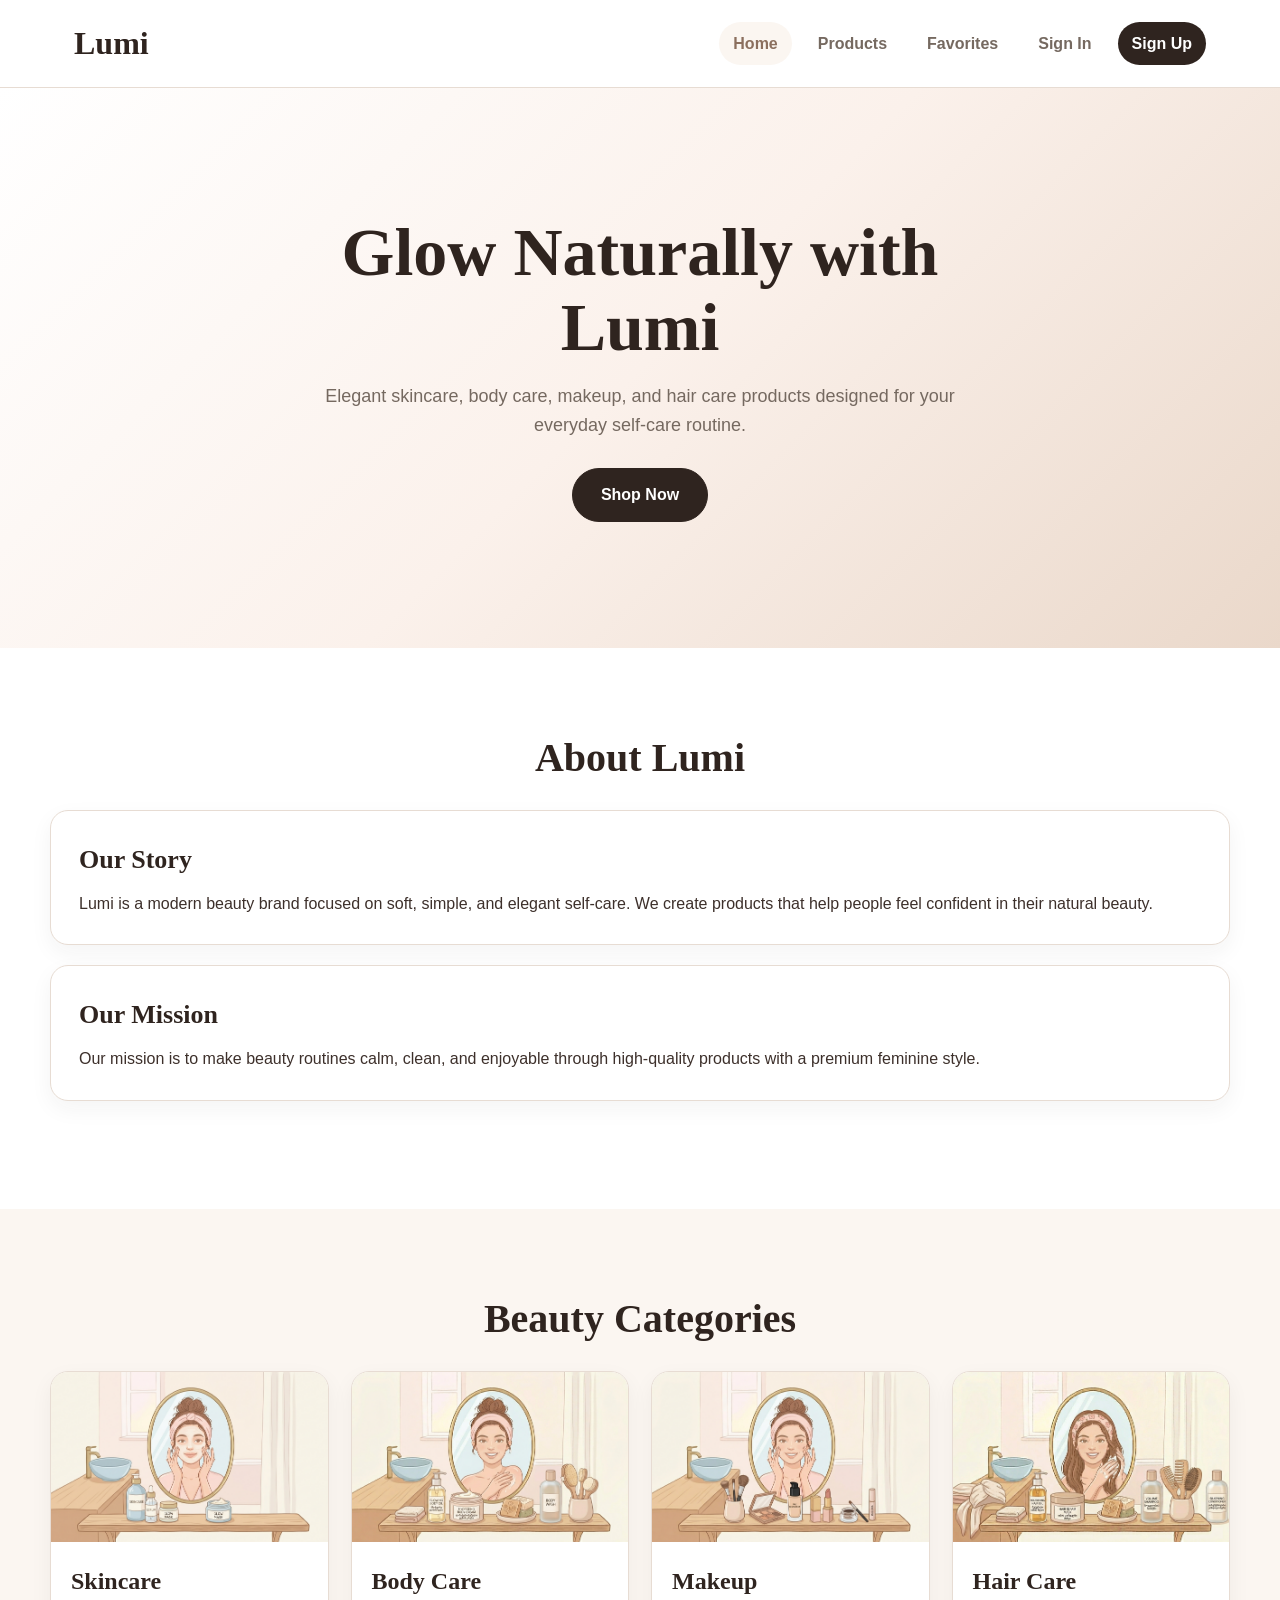
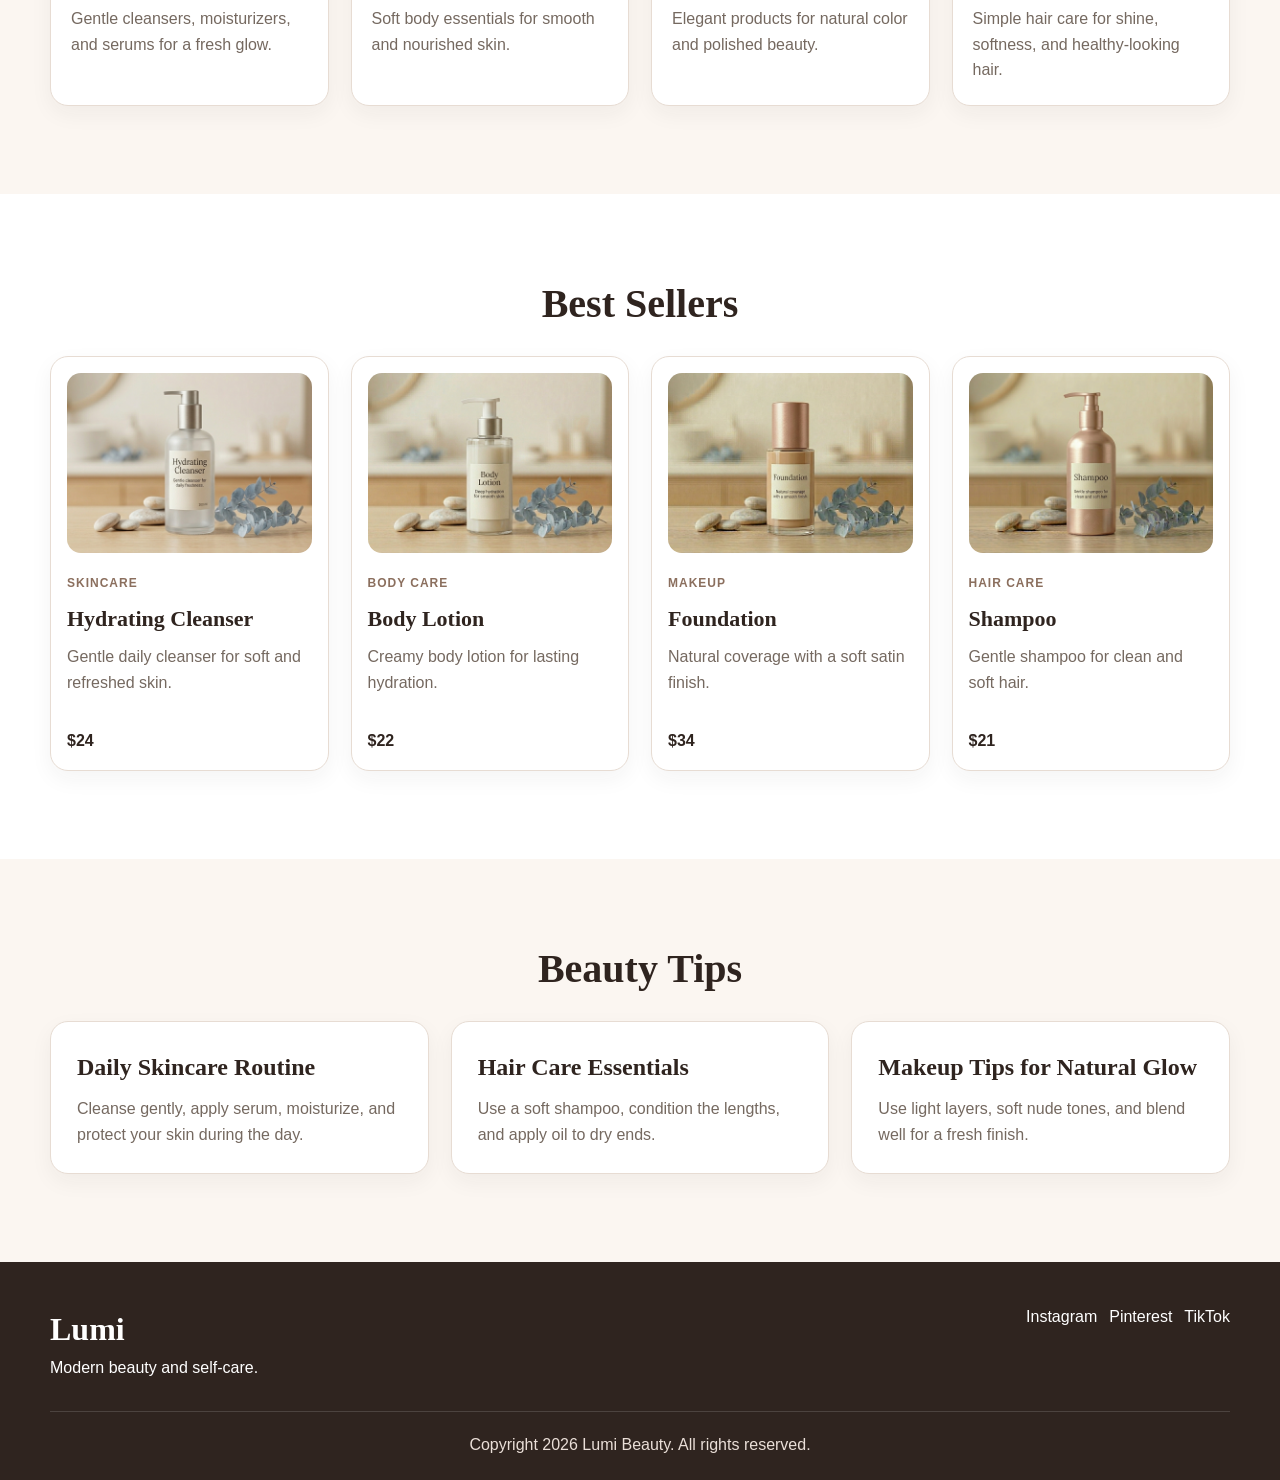
<file: index.html>
<!DOCTYPE html>
<html lang="en">
<head>
  <meta charset="UTF-8">
  <meta name="viewport" content="width=device-width, initial-scale=1.0">
  <title>Lumi Beauty | Home</title>
  <link rel="stylesheet" href="css/style.css">
  <script type="module" src="js/index.js"></script>
</head>
<body>

  <!--  SITE HEADER 
       Sticky navigation bar shown on every page.
       Logo on the left, nav links on the right.
       "Home" is marked active with nav__link--active.        -->
  <header class="site-header">
    <nav class="nav">
      <a class="nav__logo" href="index.html">Lumi</a>
      <ul class="nav__list">
        <li><a class="nav__link nav__link--active" href="index.html">Home</a></li>
        <li><a class="nav__link" href="products.html">Products</a></li>
        <li><a class="nav__link" href="favorites.html">Favorites</a></li>
        <li><a class="nav__link" href="signin.html">Sign In</a></li>
        <li><a class="nav__link nav__link--button" href="signup.html">Sign Up</a></li>
      </ul>
    </nav>
  </header>

  <main>

    <!--  HERO SECTION   -->
    <section class="hero">
      <div class="hero__content">
        <h1 class="hero__title">Glow Naturally with Lumi</h1>
        <p class="hero__text">Elegant skincare, body care, makeup, and hair care products designed for your everyday self-care routine.</p>
        <a class="button button--primary" href="products.html">Shop Now</a>
      </div>
    </section>

    <!--  ABOUT SECTION  -->
    <section class="section about">
      <div class="section__inner">
        <h2 class="section__title">About Lumi</h2>
        <article class="about__card">
          <h3 class="about__subtitle">Our Story</h3>
          <p>Lumi is a modern beauty brand focused on soft, simple, and elegant self-care. We create products that help people feel confident in their natural beauty.</p>
        </article>
        <article class="about__card">
          <h3 class="about__subtitle">Our Mission</h3>
          <p>Our mission is to make beauty routines calm, clean, and enjoyable through high-quality products with a premium feminine style.</p>
        </article>
      </div>
    </section>

    <!-- BEAUTY CATEGORIES SECTION    -->
    <section class="section section--soft">
      <div class="section__inner">
        <h2 class="section__title">Beauty Categories</h2>

        <div class="category-grid">
          <article class="category-card">
            <div class="category-card__image">
              <img src="assets/skincare.png" alt="skincare category image">
            </div>
            <h3 class="category-card__title">Skincare</h3>
            <p class="category-card__text">Gentle cleansers, moisturizers, and serums for a fresh glow.</p>
          </article>

          <article class="category-card">
            <div class="category-card__image">
              <img src="assets/bodycare.png" alt="body care category image">
            </div>
            <h3 class="category-card__title">Body Care</h3>
            <p class="category-card__text">Soft body essentials for smooth and nourished skin.</p>
          </article>

          <article class="category-card">
            <div class="category-card__image">
              <img src="assets/makeup.png" alt="makeup category image">
            </div>
            <h3 class="category-card__title">Makeup</h3>
            <p class="category-card__text">Elegant products for natural color and polished beauty.</p>
          </article>

          <article class="category-card">
            <div class="category-card__image">
              <img src="assets/haircare.png" alt="hair care category image">
            </div>
            <h3 class="category-card__title">Hair Care</h3>
            <p class="category-card__text">Simple hair care for shine, softness, and healthy-looking hair.</p>
          </article>
        </div>
      </div>
    </section>

    <!--  BEST SELLERS SECTION -->
    <section class="section">
      <div class="section__inner">
        <h2 class="section__title">Best Sellers</h2>

       
        <div class="product-grid product-grid--home">

          <article class="product-card">
            <div class="product-card__image">
              <img src="assets/skincare1.png" alt="Hydrating Cleanser image">
            </div>
            <span class="product-card__category">Skincare</span>
            <h3 class="product-card__title">Hydrating Cleanser</h3>
            <p class="product-card__text">Gentle daily cleanser for soft and refreshed skin.</p>
            <p class="product-card__price">$24</p>
          </article>

          <article class="product-card">
            <div class="product-card__image">
              <img src="assets/bodycare1.png" alt="Body Lotion image">
            </div>
            <span class="product-card__category">Body Care</span>
            <h3 class="product-card__title">Body Lotion</h3>
            <p class="product-card__text">Creamy body lotion for lasting hydration.</p>
            <p class="product-card__price">$22</p>
          </article>

          <article class="product-card">
            <div class="product-card__image">
              <img src="assets/makeup1.png" alt="Foundation image">
            </div>
            <span class="product-card__category">Makeup</span>
            <h3 class="product-card__title">Foundation</h3>
            <p class="product-card__text">Natural coverage with a soft satin finish.</p>
            <p class="product-card__price">$34</p>
          </article>

          <article class="product-card">
            <div class="product-card__image">
              <img src="assets/haircare1.png" alt="Shampoo image">
            </div>
            <span class="product-card__category">Hair Care</span>
            <h3 class="product-card__title">Shampoo</h3>
            <p class="product-card__text">Gentle shampoo for clean and soft hair.</p>
            <p class="product-card__price">$21</p>
          </article>

        </div>
      </div>
    </section>

    <!--  BEAUTY TIPS SECTION   -->
    <section class="section section--soft">

      <div class="section__inner">
        <h2 class="section__title">Beauty Tips</h2>
        <div class="tip-grid">

          <article class="tip-card">
            <h3>Daily Skincare Routine</h3>
            <p>Cleanse gently, apply serum, moisturize, and protect your skin during the day.</p>
          </article>

          <article class="tip-card">
            <h3>Hair Care Essentials</h3>
            <p>Use a soft shampoo, condition the lengths, and apply oil to dry ends.</p>
          </article>

          <article class="tip-card">
            <h3>Makeup Tips for Natural Glow</h3>
            <p>Use light layers, soft nude tones, and blend well for a fresh finish.</p>
          </article>

        </div>
      </div>
    </section>

  </main>

  <!--  FOOTER   -->
  <footer class="footer">
    <div class="footer__inner">
      
      <div>
        <h2 class="footer__logo">Lumi</h2>
        <p>Modern beauty and self-care.</p>
      </div>

      <div class="footer__social">
        <a href="https://instagram.com" target="_blank">Instagram</a>
        <a href="https://pinterest.com" target="_blank">Pinterest</a>
        <a href="https://tiktok.com" target="_blank">TikTok</a>
      </div>

    </div>

    <p class="footer__copy">Copyright 2026 Lumi Beauty. All rights reserved.</p>
  </footer>

</body>
</html>
</file>
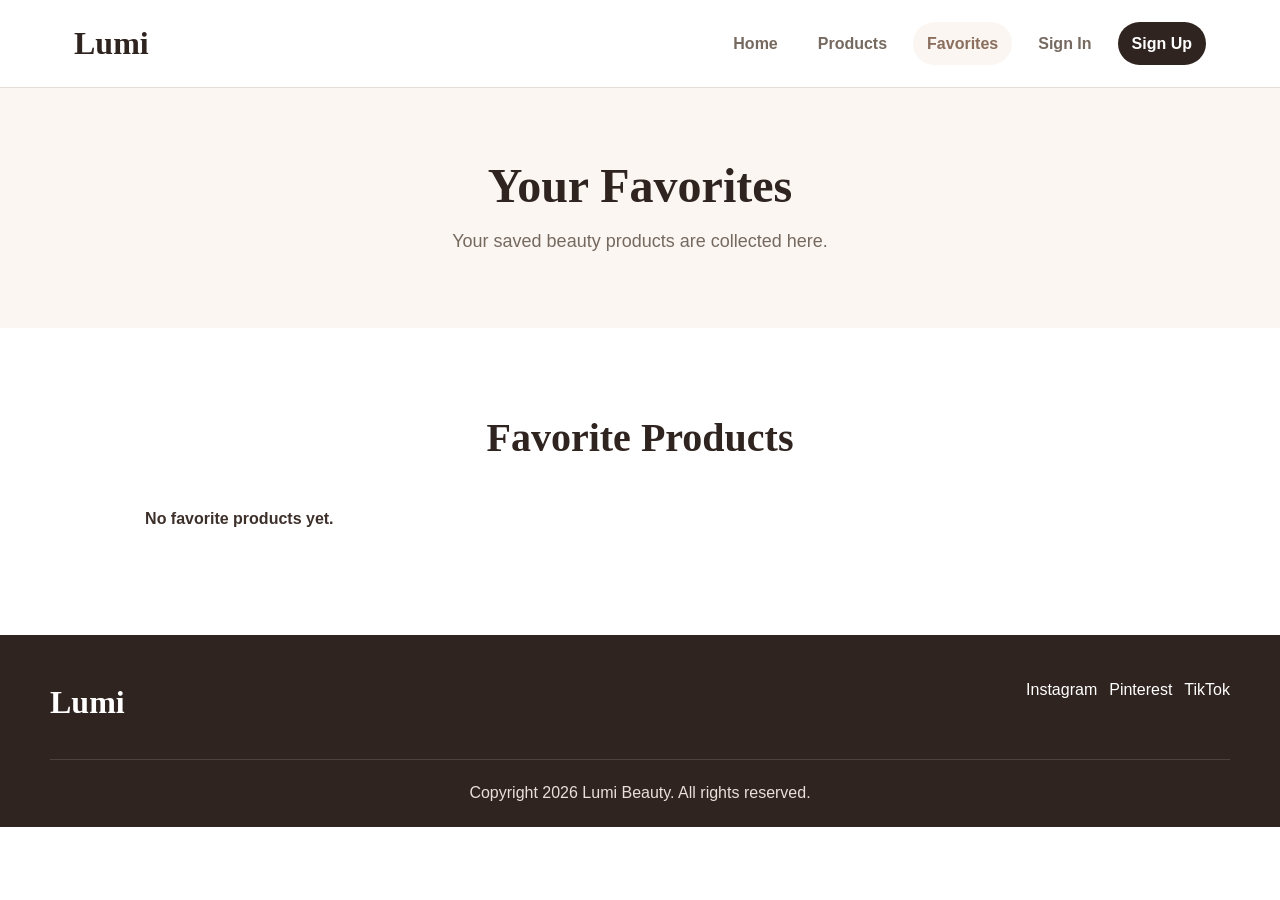
<file: favorites.html>
<!DOCTYPE html>
<html lang="en">
<head>
  <meta charset="UTF-8">
  <meta name="viewport" content="width=device-width, initial-scale=1.0">
  <title>Lumi Beauty | Favorites</title>
  <link rel="stylesheet" href="css/style.css">
  <script type="module" src="js/favorites.js"></script>
</head>
<body>

  <!-- HEADER / Navigation -->
  <header class="site-header">
    <nav class="nav">
      <!-- Logo that links back to the home page -->
      <a class="nav__logo" href="index.html">Lumi</a>

      <!-- Navigation link list -->
      <ul class="nav__list">
        <li><a class="nav__link" href="index.html">Home</a></li>
        <li><a class="nav__link" href="products.html">Products</a></li>
        <!-- nav__link--active = highlights the current page in the nav -->
        <li><a class="nav__link nav__link--active" href="favorites.html">Favorites</a></li>
        <li><a class="nav__link" href="signin.html">Sign In</a></li>
        <li><a class="nav__link nav__link--button" href="signup.html">Sign Up</a></li>
      </ul>
    </nav>
  </header>

  <!--  MAIN / Page Content  -->
  <main>

    <!-- Hero section - page title and short description -->
    <section class="page-hero">
      <h1 class="page-hero__title">Your Favorites</h1>
      <p class="page-hero__text">Your saved beauty products are collected here.</p>
    </section>

    <!-- Favorite products section -->
    <section class="section">
      <div class="section__inner">
        <h2 class="section__title">Favorite Products</h2>

        <!-- Product grid container -->
        <div class="product-grid" id="favoritesGrid"></div>

      </div>
    </section>

  </main>

  <!--  FOOTER  -->
  <footer class="footer">
    <div class="footer__inner">
      <!-- Brand name displayed in the footer -->
      <h2 class="footer__logo">Lumi</h2>

      <!-- Social media links - target="_blank" opens each in a new tab -->
      <div class="footer__social">
        <a href="https://instagram.com" target="_blank">Instagram</a>
        <a href="https://pinterest.com" target="_blank">Pinterest</a>
        <a href="https://tiktok.com" target="_blank">TikTok</a>
      </div>
    </div>


    <p class="footer__copy">Copyright 2026 Lumi Beauty. All rights reserved.</p>
  </footer>

</body>
</html>
</file>
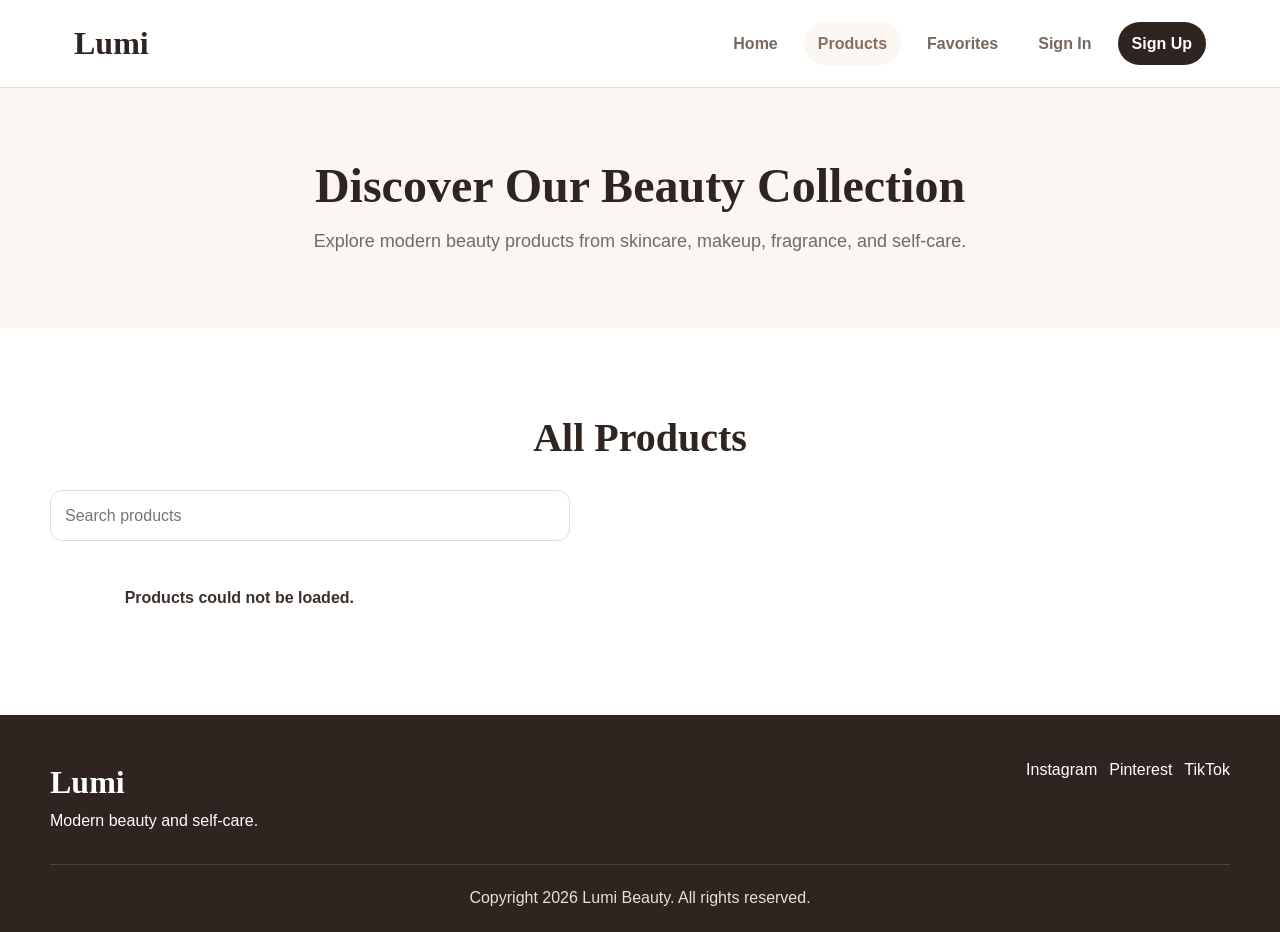
<file: products.html>
<!DOCTYPE html>
<html lang="en">
<head>
  <meta charset="UTF-8">
  <meta name="viewport" content="width=device-width, initial-scale=1.0">
  <title>Lumi Beauty | Products</title>
  <link rel="stylesheet" href="css/style.css">
  <script type="module" src="js/products.js"></script>
</head>

<body>

  <header class="site-header">
    <nav class="nav">
      <a class="nav__logo" href="index.html">Lumi</a>
      <ul class="nav__list">
        <li><a class="nav__link" href="index.html">Home</a></li>
        <li><a class="nav__link nav__link--active" href="products.html">Products</a></li>
        <li><a class="nav__link" href="favorites.html">Favorites</a></li>
        <li><a class="nav__link" href="signin.html">Sign In</a></li>
        <li><a class="nav__link nav__link--button" href="signup.html">Sign Up</a></li>
      </ul>
    </nav>
  </header>

  <main>

    <section class="page-hero">
      <h1 class="page-hero__title">Discover Our Beauty Collection</h1>
      <p class="page-hero__text">
        Explore modern beauty products from skincare, makeup, fragrance, and self-care.
      </p>
    </section>

    <!-- Products section updated later:
         Product cards are no longer written manually in HTML.
         JavaScript loads them from an API and adds them here dynamically. -->
    <section class="section" id="all">
      <div class="section__inner">
        <h2 class="section__title">All Products</h2>

        <!-- Search input added later for JavaScript product filtering -->
        <div class="product-tools">
          <input id="product-search" class="form-field__input" type="search" placeholder="Search products">
        </div>

        <!-- JavaScript inserts API product cards inside this container -->
        <div id="products-list" class="product-grid">
          <p class="message">Loading products...</p>
        </div>
      </div>
    </section>

  </main>

  <footer class="footer">
    <div class="footer__inner">
      <div>
        <h2 class="footer__logo">Lumi</h2>
        <p>Modern beauty and self-care.</p>
      </div>

      <div class="footer__social">
        <a href="https://instagram.com" target="_blank">Instagram</a>
        <a href="https://pinterest.com" target="_blank">Pinterest</a>
        <a href="https://tiktok.com" target="_blank">TikTok</a>
      </div>
    </div>

    <p class="footer__copy">Copyright 2026 Lumi Beauty. All rights reserved.</p>
  </footer>

</body>
</html>
</file>
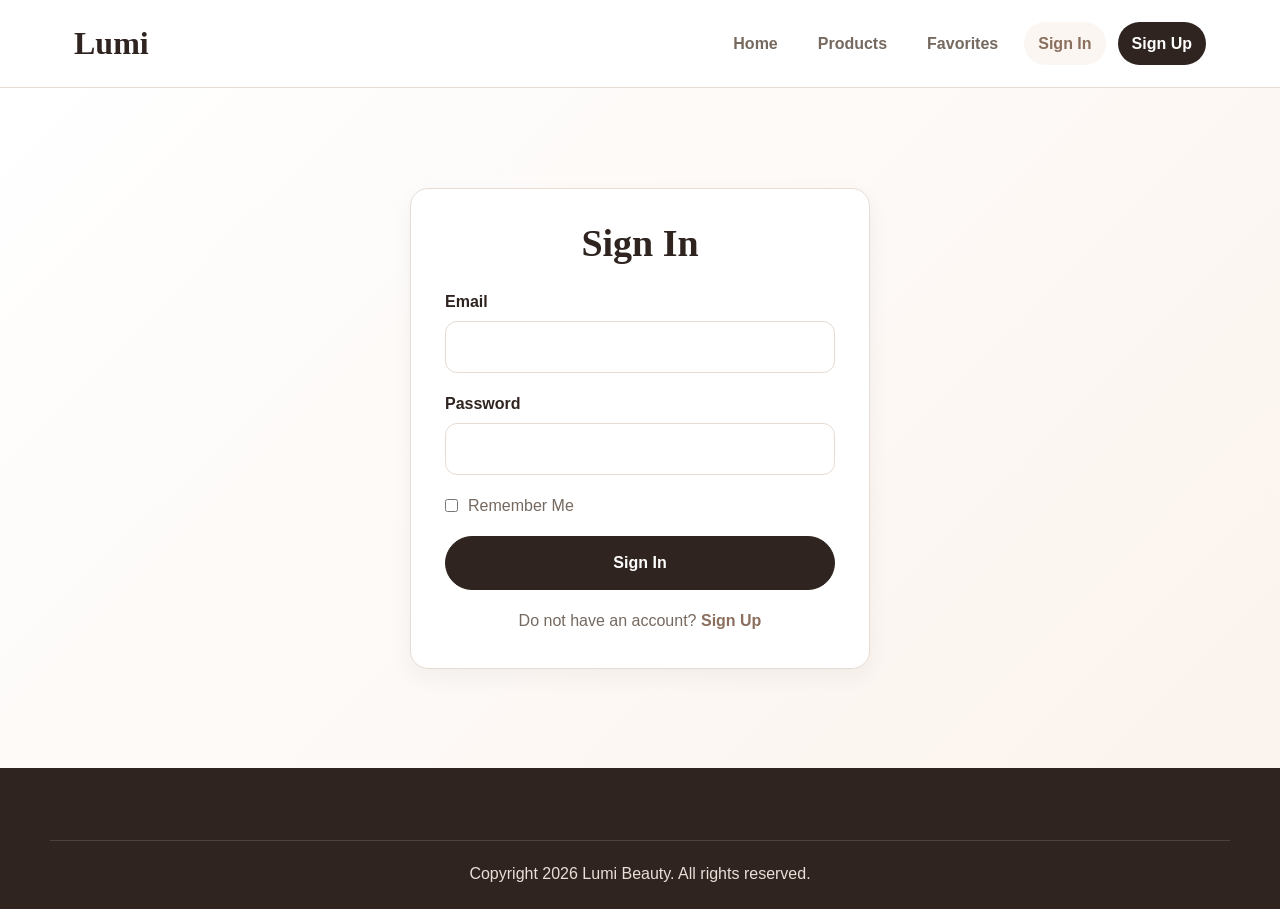
<file: signin.html>
<!DOCTYPE html>
<html lang="en">
<head>
  <meta charset="UTF-8">
  <meta name="viewport" content="width=device-width, initial-scale=1.0">
  <title>Lumi Beauty | Sign In</title>
  <link rel="stylesheet" href="css/style.css">
  <script type="module" src="js/signin.js"></script>
</head>
<body>

  <!--  HEADER / Navigation  -->
  <header class="site-header">
    <nav class="nav">
      <!-- Logo that links back to the home page -->
      <a class="nav__logo" href="index.html">Lumi</a>

      <!-- Navigation link list -->
      <ul class="nav__list">
        <li><a class="nav__link" href="index.html">Home</a></li>
        <li><a class="nav__link" href="products.html">Products</a></li>
        <li><a class="nav__link" href="favorites.html">Favorites</a></li>
        <li><a class="nav__link nav__link--active" href="signin.html">Sign In</a></li>
        <li><a class="nav__link nav__link--button" href="signup.html">Sign Up</a></li>
      </ul>
    </nav>
  </header>

  <!-- MAIN / Page Content -->
  <main class="auth">
    <section class="auth__section">

      <!-- Sign in form -->
      <form class="auth-card" action="#" method="post">
        <h1 class="auth-card__title">Sign In</h1>

        <!-- Email field -->
        <div class="form-field">
          <label class="form-field__label" for="email">Email</label>
          <!-- required = must be filled, minlength="8" = at least 8 characters -->
          <input class="form-field__input" type="email" id="email" name="email" required minlength="8">
        </div>

        <!-- Password field -->
        <div class="form-field">
          <label class="form-field__label" for="password">Password</label>
          <input class="form-field__input" type="password" id="password" name="password" required minlength="8">
        </div>

        <!-- Remember me checkbox -->
        <div class="form-check">
          <input class="form-check__input" type="checkbox" id="remember" name="remember">
          <label class="form-check__label" for="remember">Remember Me</label>
        </div>

        <!-- Form submit button -->
        <button class="button button--primary auth-card__button" type="submit">Sign In</button>

        <!-- Link to the sign up page for users without an account -->
        <p class="auth-card__text">Do not have an account? <a href="signup.html">Sign Up</a></p>
      </form>

    </section>
  </main>

  <!--  FOOTER  -->
  <footer class="footer">
    <p class="footer__copy">Copyright 2026 Lumi Beauty. All rights reserved.</p>
  </footer>

</body>
</html>
</file>
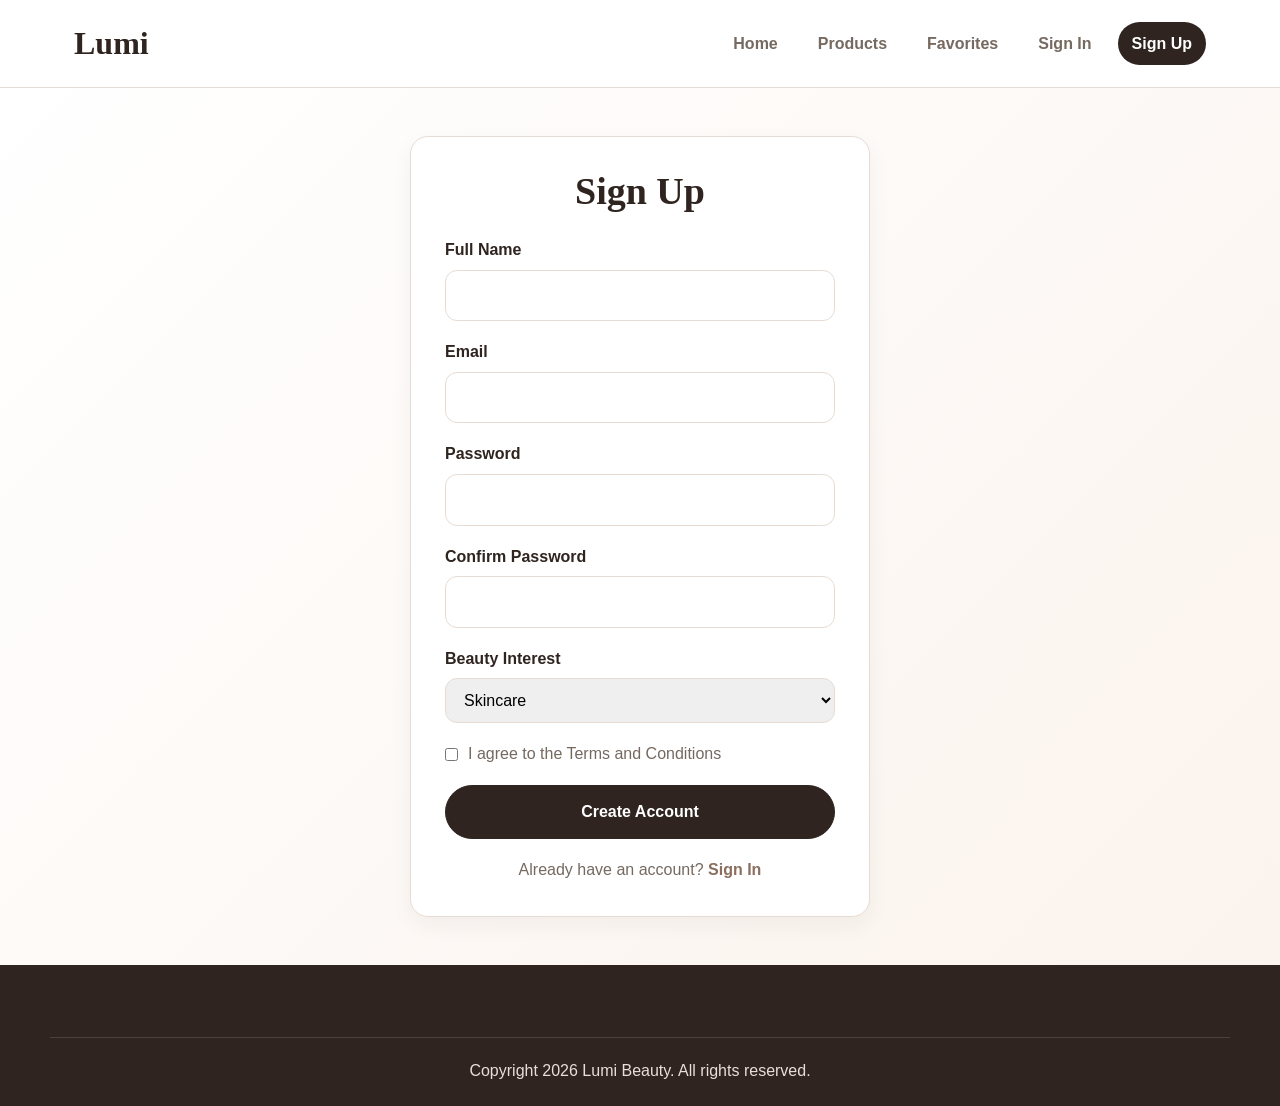
<file: signup.html>
<!DOCTYPE html>
<html lang="en">
<head>
  <meta charset="UTF-8">
  <meta name="viewport" content="width=device-width, initial-scale=1.0">
  <title>Lumi Beauty | Sign Up</title>
  <link rel="stylesheet" href="css/style.css">
  <script type="module" src="js/signup.js"></script>
</head>
<body>

  <!--  HEADER / Navigation  -->
  <header class="site-header">
    <nav class="nav">
      <!-- Logo that links back to the home page -->
      <a class="nav__logo" href="index.html">Lumi</a>

      <!-- Navigation link list -->
      <ul class="nav__list">
        <li><a class="nav__link" href="index.html">Home</a></li>
        <li><a class="nav__link" href="products.html">Products</a></li>
        <li><a class="nav__link" href="favorites.html">Favorites</a></li>
        <li><a class="nav__link" href="signin.html">Sign In</a></li>
        <li><a class="nav__link nav__link--button nav__link--active" href="signup.html">Sign Up</a></li>
      </ul>
    </nav>
  </header>

  <!-- MAIN / Page Content  -->
  <main class="auth">
    <section class="auth__section">

      <!-- Registration form -->
      <form class="auth-card" action="#" method="post">
        <h1 class="auth-card__title">Sign Up</h1>

        <!-- Full name field -->
        <div class="form-field">
          <label class="form-field__label" for="fullname">Full Name</label>
          <input class="form-field__input" type="text" id="fullname" name="fullname" required>
        </div>

        <!-- Email field -->
        <div class="form-field">
          <label class="form-field__label" for="email">Email</label>
          <input class="form-field__input" type="email" id="email" name="email" required minlength="8">
        </div>

        <!-- Password field -->
        <div class="form-field">
          <label class="form-field__label" for="password">Password</label>
          <input class="form-field__input" type="password" id="password" name="password" required minlength="8">
        </div>

        <!-- Confirm password field - must match the password above -->
        <div class="form-field">
          <label class="form-field__label" for="confirm-password">Confirm Password</label>
          <input class="form-field__input" type="password" id="confirm-password" name="confirm-password" required minlength="8">
        </div>

        <!-- Beauty interest dropdown - user selects their preference -->
        <div class="form-field">
          <label class="form-field__label" for="interest">Beauty Interest</label>
          <select class="form-field__input" id="interest" name="interest" required>
            <option value="skincare">Skincare</option>
            <option value="body-care">Body Care</option>
            <option value="makeup">Makeup</option>
            <option value="hair-care">Hair Care</option>
          </select>
        </div>

        <!-- Terms and conditions checkbox - required before submitting -->
        <div class="form-check">
          <input class="form-check__input" type="checkbox" id="terms" name="terms" required>
          <label class="form-check__label" for="terms">I agree to the Terms and Conditions</label>
        </div>

        <!-- Form submit button -->
        <button class="button button--primary auth-card__button" type="submit">Create Account</button>

        <!-- Link to sign in page for users who already have an account -->
        <p class="auth-card__text">Already have an account? <a href="signin.html">Sign In</a></p>
      </form>

    </section>
  </main>

  <!--  FOOTER  -->
  <footer class="footer">
    <p class="footer__copy">Copyright 2026 Lumi Beauty. All rights reserved.</p>
  </footer>

</body>
</html>
</file>
<file: css/style.css>
/* 
   STYLE.CSS - Global stylesheet for Lumi Beauty website.
   All pages use this file for the same colors, spacing, cards, forms, and layout.
*/

/* ── CSS Custom Properties ───────────────────────────────
   Main colors and reusable values for the whole website. */
:root {
  --primary-color: #8b6f5e;
  --secondary-color: #ead8ca;
  --spacing: 24px;
  --dark-color: #2f241f;
  --text-color: #3d302b;
  --muted-color: #756960;
  --light-color: #ffffff;
  --soft-color: #fbf6f1;
  --border-color: #e7dcd3;
  --shadow: 0 14px 35px rgba(47, 36, 31, 0.1);
  --radius: 18px;
  --transition: 0.3s ease;
}

/* ── Reset ───────────────────────────────────────────────
   Removes default browser spacing and keeps sizing easier to control. */
* {
  box-sizing: border-box;
  margin: 0;
  padding: 0;
}

/* Smooth scrolling for anchor links. */
html {
  scroll-behavior: smooth;
}

/* ── Base Body Styles ────────────────────────────────────
   Default font, background, text color, and line height. */
body {
  background: var(--light-color);
  color: var(--text-color);
  font-family: Arial, Helvetica, sans-serif;
  line-height: 1.6;
}

/* Removes default underline from links. */
a {
  color: inherit;
  text-decoration: none;
}

/* Form elements use the same font as the page. */
button,
input,
select {
  font: inherit;
}

/* ── Site Header ─────────────────────────────────────────
   Sticky navigation bar shown on every page. */
.site-header {
  background: var(--light-color);
  border-bottom: 1px solid var(--border-color);
  position: sticky;
  top: 0;
  z-index: 10;
}

/* Navigation layout with logo on the left and links on the right. */
.nav {
  align-items: center;
  display: flex;
  justify-content: space-between;
  margin: 0 auto;
  max-width: 1180px;
  padding: 18px var(--spacing);
}

/* Shared logo style for header and footer. */
.nav__logo,
.footer__logo {
  color: var(--dark-color);
  font-family: Georgia, "Times New Roman", serif;
  font-size: 32px;
  font-weight: 700;
}

/* Navigation links arranged in a row. */
.nav__list {
  align-items: center;
  display: flex;
  gap: 12px;
  list-style: none;
}

/* Default navigation link style. */
.nav__link {
  border-radius: 999px;
  color: var(--muted-color);
  display: inline-block;
  font-weight: 700;
  padding: 9px 14px;
  transition: var(--transition);
}

/* Active and hover state for navigation links. */
.nav__link:hover,
.nav__link--active {
  background: var(--soft-color);
  color: var(--primary-color);
}

/* Sign Up link styled like a button. */
.nav__link--button {
  background: var(--dark-color);
  color: var(--light-color);
}

.nav__link--button:hover {
  background: var(--primary-color);
  color: var(--light-color);
}

/* ── Hero Section ────────────────────────────────────────
   Main homepage banner with centered content. */
.hero {
  align-items: center;
  background: linear-gradient(135deg, #ffffff, #fbf1eb, #ead8ca);
  display: flex;
  min-height: 560px;
  padding: 80px var(--spacing);
  text-align: center;
}

.hero__content {
  margin: 0 auto;
  max-width: 760px;
}

/* Shared heading style. */
.hero__title,
.page-hero__title,
.section__title,
.auth-card__title {
  color: var(--dark-color);
  font-family: Georgia, "Times New Roman", serif;
  line-height: 1.1;
}

.hero__title {
  font-size: 60px;
  margin-bottom: 18px;
}

.hero__text {
  color: var(--muted-color);
  font-size: 18px;
  margin: 0 auto 28px;
  max-width: 650px;
}

/* ── Buttons ─────────────────────────────────────────────
   Base button style and button variants. */
.button {
  border: 1px solid var(--dark-color);
  border-radius: 999px;
  cursor: pointer;
  display: inline-block;
  font-weight: 700;
  text-align: center;
  transition: var(--transition);
}

.button:hover {
  transform: translateY(-2px);
}

.button--primary {
  background: var(--dark-color);
  color: var(--light-color);
  padding: 13px 28px;
}

.button--primary:hover {
  background: var(--primary-color);
  border-color: var(--primary-color);
  box-shadow: var(--shadow);
}

.button--small {
  background: transparent;
  color: var(--dark-color);
  font-size: 14px;
  margin-top: 12px;
  padding: 9px 14px;
}

.button--small:hover {
  background: var(--dark-color);
  color: var(--light-color);
}

/* ── Content Sections ────────────────────────────────────
   Generic section spacing used across the website. */
.section {
  padding: 72px var(--spacing);
}

.section--soft {
  background: var(--soft-color);
}

.section__inner {
  margin: 0 auto;
  max-width: 1180px;
}

.section__title {
  font-size: 40px;
  margin-bottom: 30px;
  text-align: center;
}

/* ── Card Base Styles ────────────────────────────────────
   Shared card style for about, category, product, tip, and auth cards. */
.about__card,
.category-card,
.product-card,
.tip-card,
.auth-card {
  background: var(--light-color);
  border: 1px solid var(--border-color);
  border-radius: var(--radius);
  box-shadow: 0 8px 22px rgba(47, 36, 31, 0.05);
}

.about__card {
  margin-bottom: 20px;
  padding: 28px;
}

.about__subtitle {
  color: var(--dark-color);
  font-family: Georgia, "Times New Roman", serif;
  font-size: 26px;
  margin-bottom: 10px;
}

/* ── Category Grid ───────────────────────────────────────
   Home page category cards: Skincare, Body Care, Makeup, Hair Care. */
.category-grid {
  display: grid;
  gap: 22px;
  grid-template-columns: repeat(4, 1fr);
}

.category-card,
.product-card,
.tip-card {
  overflow: hidden;
  transition: var(--transition);
}

.category-card:hover,
.product-card:hover,
.tip-card:hover {
  box-shadow: var(--shadow);
  transform: translateY(-6px);
}

/* ── Active Card ─────────────────────────────────────────
   Applied by JavaScript (index.js) on mouseenter for the home page
   best sellers grid. Mirrors the hover effect so the JS event has
   a real visual result. */
.product-card.active-card {
  box-shadow: var(--shadow);
  transform: translateY(-6px);
}

.category-card__image,
.product-card__image {
  align-items: center;
  background: linear-gradient(135deg, var(--secondary-color), var(--soft-color));
  color: var(--primary-color);
  display: flex;
  font-family: Georgia, "Times New Roman", serif;
  font-size: 24px;
  height: 170px;
  justify-content: center;
  overflow: hidden;
}

.category-card__title,
.product-card__title,
.tip-card h3 {
  color: var(--dark-color);
  font-family: Georgia, "Times New Roman", serif;
}

.category-card__title {
  font-size: 24px;
  padding: 20px 20px 6px;
}

.category-card__text {
  color: var(--muted-color);
  padding: 0 20px 22px;
}

/* ── Product Grid ────────────────────────────────────────
   Used for API products, Favorites page products, and Best Sellers. */
.product-grid {
  display: grid;
  gap: 22px;
  grid-template-columns: repeat(3, 1fr);
}

.product-grid--home {
  grid-template-columns: repeat(4, 1fr);
}

.product-card {
  padding: 16px;
}

.product-card__image {
  border-radius: 14px;
  height: 180px;
  margin-bottom: 16px;
}

.product-card__image img,
.category-card__image img {
  display: block;
  height: 100%;
  object-fit: cover;
  width: 100%;
}

.product-card__category {
  color: var(--primary-color);
  display: inline-block;
  font-size: 12px;
  font-weight: 700;
  letter-spacing: 1px;
  margin-bottom: 8px;
  text-transform: uppercase;
}

.product-card__title {
  font-size: 22px;
  margin-bottom: 8px;
}

.product-card__text {
  color: var(--muted-color);
  min-height: 72px;
}

.product-card__price {
  color: var(--dark-color);
  font-weight: 700;
  margin-top: 12px;
}

/* ── Product Tools ───────────────────────────────────────
   Search input added for the JavaScript/API products page. */
.product-tools {
  max-width: 520px;
  margin-bottom: 28px;
  margin-top: 24px;
}

/* ── JavaScript Messages ─────────────────────────────────
   Messages added by JS for loading, errors, and form feedback. */
.message {
  font-weight: 600;
  padding: 16px;
  text-align: center;
}

.form-message {
  font-weight: 600;
  margin-top: 12px;
}

.form-message.success {
  color: green;
}

.form-message.error {
  color: red;
}

/* ── Tip Grid ────────────────────────────────────────────
   Home page beauty tips section. */
.tip-grid {
  display: grid;
  gap: 22px;
  grid-template-columns: repeat(3, 1fr);
}

.tip-card {
  padding: 26px;
}

.tip-card h3 {
  font-size: 24px;
  margin-bottom: 10px;
}

.tip-card p {
  color: var(--muted-color);
}

/* ── Page Hero ───────────────────────────────────────────
   Inner page banner for Products, Favorites, and Contact pages. */
.page-hero {
  background: var(--soft-color);
  padding: 72px var(--spacing);
  text-align: center;
}

.page-hero__title {
  font-size: 48px;
  margin-bottom: 14px;
}

.page-hero__text {
  color: var(--muted-color);
  font-size: 18px;
}



/* ── Auth Pages ──────────────────────────────────────────
   Sign In, Sign Up, and Contact page form layout. */
.auth {
  align-items: center;
  background: linear-gradient(135deg, #ffffff, #fbf3ed);
  display: flex;
  justify-content: center;
  min-height: 680px;
  padding: 48px var(--spacing);
}

.auth__section {
  max-width: 460px;
  width: 100%;
}

.auth-card {
  padding: 34px;
}

.auth-card__title {
  font-size: 38px;
  margin-bottom: 24px;
  text-align: center;
}

.form-field {
  margin-bottom: 18px;
}

.form-field__label {
  color: var(--dark-color);
  display: block;
  font-weight: 700;
  margin-bottom: 7px;
}

.form-field__input {
  border: 1px solid var(--border-color);
  border-radius: 12px;
  outline: none;
  padding: 12px 14px;
  width: 100%;
}

.form-field__input:focus {
  border-color: var(--primary-color);
  box-shadow: 0 0 0 4px rgba(139, 111, 94, 0.12);
}

.form-check {
  align-items: center;
  display: flex;
  gap: 10px;
  margin: 18px 0;
}

.form-check__input {
  accent-color: var(--primary-color);
}

.form-check__label {
  color: var(--muted-color);
}

.auth-card__button {
  width: 100%;
}

.auth-card__text {
  color: var(--muted-color);
  margin-top: 18px;
  text-align: center;
}

.auth-card__text a {
  color: var(--primary-color);
  font-weight: 700;
}

/* ── Footer ──────────────────────────────────────────────
   Shared footer with logo, social links, and copyright text. */
.footer {
  background: var(--dark-color);
  color: var(--light-color);
  padding: 42px var(--spacing) 22px;
}

.footer__inner {
  align-items: flex-start;
  display: flex;
  gap: 28px;
  justify-content: space-between;
  margin: 0 auto;
  max-width: 1180px;
}

.footer__logo {
  color: var(--light-color);
}

.footer__social {
  display: flex;
  flex-wrap: wrap;
  gap: 12px;
}

.footer__social a {
  text-decoration: none;
  transition: var(--transition);
}

.footer__social a:hover {
  color: var(--primary-color);
}

.footer__copy {
  border-top: 1px solid rgba(255, 255, 255, 0.14);
  color: #eadfd8;
  margin: 30px auto 0;
  max-width: 1180px;
  padding-top: 20px;
  text-align: center;
}

/* ── Responsive: Mobile ──────────────────────────────────
   Stacks navigation, footer, and grids on small screens. */
@media (max-width: 600px) {
  :root {
    --spacing: 18px;
  }

  .nav,
  .nav__list,
  .footer__inner {
    flex-direction: column;
  }

  .hero__title {
    font-size: 40px;
  }

  .page-hero__title,
  .section__title {
    font-size: 34px;
  }

  .category-grid,
  .product-grid,
  .product-grid--home,
  .tip-grid {
    grid-template-columns: 1fr;
  }

  .auth-card {
    padding: 24px;
  }
}

/* ── Responsive: Desktop ─────────────────────────────────
   Adds more vertical spacing on larger screens. */
@media (min-width: 1024px) {
  .section {
    padding-bottom: 88px;
    padding-top: 88px;
  }

  .hero__title {
    font-size: 68px;
  }
}
</file>
